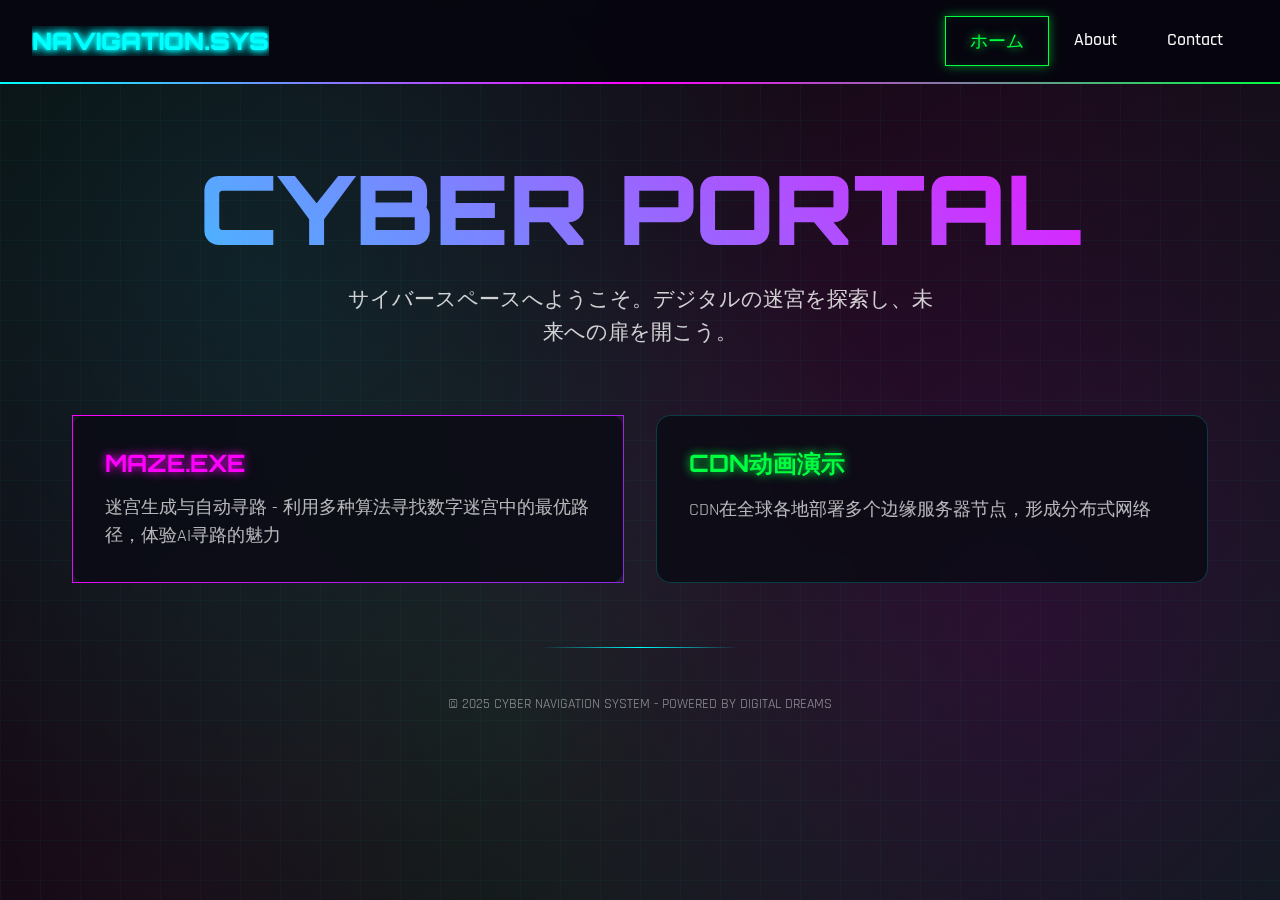
<file: index.html>
<!doctype html>
<html lang="ja">
<head>
  <meta charset="utf-8">
  <meta name="viewport" content="width=device-width,initial-scale=1">
  <title>Navigation Home - Cyber</title>
  <link rel="icon" type="image/png" href="https://img.openocean.de5.net/img/2026/02/black.png">
  <style>
    @import url('https://fonts.googleapis.com/css2?family=Orbitron:wght@400;700;900&family=Rajdhani:wght@300;400;500;600;700&display=swap');
    
    :root {
      --neon-cyan: #00ffff;
      --neon-magenta: #ff00ff;
      --neon-green: #00ff41;
      --neon-blue: #0066ff;
      --neon-purple: #8a2be2;
      --neon-orange: #ff6600;
      --dark-bg: #0a0a0a;
      --darker-bg: #050505;
      --card-bg: rgba(10, 10, 20, 0.85);
      --border-glow: rgba(0, 255, 255, 0.3);
    }

    * {
      margin: 0;
      padding: 0;
      box-sizing: border-box;
    }

    body {
      font-family: 'Rajdhani', sans-serif;
      background: var(--dark-bg);
      color: #ffffff;
      overflow-x: hidden;
      min-height: 100vh;
      position: relative;
    }

    /* 动态背景 */
    body::before {
      content: '';
      position: fixed;
      top: 0;
      left: 0;
      width: 100%;
      height: 100%;
      background: 
        radial-gradient(circle at 20% 30%, rgba(0, 255, 255, 0.1) 0%, transparent 50%),
        radial-gradient(circle at 80% 70%, rgba(255, 0, 255, 0.1) 0%, transparent 50%),
        radial-gradient(circle at 40% 80%, rgba(0, 255, 65, 0.08) 0%, transparent 50%),
        linear-gradient(135deg, #0a0a0a 0%, #1a0a1a 50%, #0a1a1a 100%);
      z-index: -2;
      animation: bgPulse 8s ease-in-out infinite alternate;
    }

    @keyframes bgPulse {
      0% { opacity: 0.8; }
      100% { opacity: 1; }
    }

    /* 网格背景 */
    body::after {
      content: '';
      position: fixed;
      top: 0;
      left: 0;
      width: 100%;
      height: 100%;
      background-image: 
        linear-gradient(rgba(0, 255, 255, 0.03) 1px, transparent 1px),
        linear-gradient(90deg, rgba(0, 255, 255, 0.03) 1px, transparent 1px);
      background-size: 40px 40px;
      z-index: -1;
      animation: gridMove 20s linear infinite;
    }

    @keyframes gridMove {
      0% { transform: translate(0, 0); }
      100% { transform: translate(40px, 40px); }
    }

    /* 导航栏 */
    header {
      position: relative;
      z-index: 1000;
    }

    .nav {
      display: flex;
      justify-content: space-between;
      align-items: center;
      padding: 1rem 2rem;
      background: rgba(5, 5, 15, 0.95);
      backdrop-filter: blur(10px);
      border-bottom: 2px solid transparent;
      border-image: linear-gradient(90deg, var(--neon-cyan), var(--neon-magenta), var(--neon-green)) 1;
      position: relative;
    }

    .nav::before {
      content: '';
      position: absolute;
      top: 0;
      left: 0;
      right: 0;
      bottom: 0;
      background: linear-gradient(90deg, 
        rgba(0, 255, 255, 0.1) 0%, 
        rgba(255, 0, 255, 0.1) 50%, 
        rgba(0, 255, 65, 0.1) 100%);
      opacity: 0;
      animation: navGlow 3s ease-in-out infinite alternate;
      z-index: -1;
    }

    @keyframes navGlow {
      0% { opacity: 0; }
      100% { opacity: 0.2; }
    }

    .brand {
      font-family: 'Orbitron', monospace;
      font-weight: 900;
      font-size: 1.5rem;
      text-decoration: none;
      color: var(--neon-cyan);
      text-shadow: 
        0 0 5px currentColor,
        0 0 10px currentColor,
        0 0 15px currentColor;
      position: relative;
      overflow: hidden;
    }

    .brand::before {
      content: '';
      position: absolute;
      top: 0;
      left: -100%;
      width: 100%;
      height: 100%;
      background: linear-gradient(90deg, transparent, rgba(255, 255, 255, 0.2), transparent);
      animation: brandScan 2s infinite;
    }

    @keyframes brandScan {
      0% { left: -100%; }
      100% { left: 100%; }
    }

    .nav-links {
      display: flex;
      list-style: none;
      gap: 0;
      margin: 0;
      padding: 0;
    }

    .nav-links li {
      position: relative;
    }

    .nav-links a {
      display: block;
      padding: 0.75rem 1.5rem;
      text-decoration: none;
      color: #ffffff;
      font-weight: 500;
      font-size: 1.1rem;
      position: relative;
      transition: all 0.3s ease;
      border: 1px solid transparent;
    }

    .nav-links a:hover,
    .nav-links a[aria-current] {
      color: var(--neon-green);
      text-shadow: 0 0 10px currentColor;
      border-color: var(--neon-green);
      box-shadow: 
        0 0 10px rgba(0, 255, 65, 0.5),
        inset 0 0 10px rgba(0, 255, 65, 0.1);
    }

    /* 主要内容区域 */
    main {
      position: relative;
      z-index: 100;
    }

    .container {
      max-width: 1200px;
      margin: 0 auto;
      padding: 4rem 2rem;
      position: relative;
    }

    /* 标题区域 */
    .hero {
      text-align: center;
      margin-bottom: 4rem;
      position: relative;
    }

    .hero h1 {
      font-family: 'Orbitron', monospace;
      font-size: clamp(3rem, 8vw, 6rem);
      font-weight: 900;
      margin-bottom: 1rem;
      background: linear-gradient(45deg, 
        var(--neon-cyan), 
        var(--neon-magenta), 
        var(--neon-green), 
        var(--neon-blue));
      background-size: 400% 400%;
      -webkit-background-clip: text;
      -webkit-text-fill-color: transparent;
      background-clip: text;
      animation: gradientShift 4s ease-in-out infinite;
      position: relative;
    }

    @keyframes gradientShift {
      0%, 100% { background-position: 0% 50%; }
      50% { background-position: 100% 50%; }
    }

    .hero h1::after {
      content: '';
      position: absolute;
      top: 0;
      left: 0;
      right: 0;
      bottom: 0;
      background: linear-gradient(45deg, 
        var(--neon-cyan), 
        var(--neon-magenta), 
        var(--neon-green), 
        var(--neon-blue));
      background-size: 400% 400%;
      -webkit-background-clip: text;
      -webkit-text-fill-color: transparent;
      background-clip: text;
      animation: gradientShift 4s ease-in-out infinite reverse;
      opacity: 0.5;
      filter: blur(2px);
      z-index: -1;
    }

    .hero p {
      font-size: 1.3rem;
      color: rgba(255, 255, 255, 0.8);
      max-width: 600px;
      margin: 0 auto 2rem;
      line-height: 1.6;
    }

    /* 卡片网格 */
    .cards {
      display: grid;
      grid-template-columns: repeat(auto-fit, minmax(350px, 1fr));
      gap: 2rem;
      margin-top: 3rem;
    }

    .card {
      background: var(--card-bg);
      border: 1px solid rgba(0, 255, 255, 0.2);
      border-radius: 15px;
      padding: 2rem;
      text-decoration: none;
      color: inherit;
      position: relative;
      overflow: hidden;
      transition: all 0.4s ease;
      backdrop-filter: blur(10px);
    }

    .card::before {
      content: '';
      position: absolute;
      top: 0;
      left: -100%;
      width: 100%;
      height: 100%;
      background: linear-gradient(90deg, 
        transparent, 
        rgba(0, 255, 255, 0.1), 
        transparent);
      transition: left 0.6s ease;
    }

    .card:hover::before {
      left: 100%;
    }

    .card:hover {
      transform: translateY(-10px) scale(1.02);
      border-color: var(--neon-cyan);
      box-shadow: 
        0 20px 40px rgba(0, 0, 0, 0.4),
        0 0 30px rgba(0, 255, 255, 0.3),
        inset 0 0 30px rgba(0, 255, 255, 0.05);
    }

    .card h2 {
      font-family: 'Orbitron', monospace;
      font-size: 1.5rem;
      font-weight: 700;
      margin-bottom: 1rem;
      color: var(--neon-green);
      text-shadow: 0 0 10px currentColor;
    }

    .card p {
      color: rgba(255, 255, 255, 0.7);
      line-height: 1.6;
      font-size: 1.1rem;
    }

    /* 特殊效果卡片 */
    .card:nth-child(1) {
      border-image: linear-gradient(135deg, var(--neon-magenta), var(--neon-purple)) 1;
    }

    .card:nth-child(1):hover {
      border-color: var(--neon-magenta);
      box-shadow: 
        0 20px 40px rgba(0, 0, 0, 0.4),
        0 0 30px rgba(255, 0, 255, 0.4),
        inset 0 0 30px rgba(255, 0, 255, 0.05);
    }

    .card:nth-child(1) h2 {
      color: var(--neon-magenta);
    }

    /* 页脚 */
    footer {
      text-align: center;
      padding: 3rem 2rem;
      color: rgba(255, 255, 255, 0.5);
      font-size: 0.9rem;
      position: relative;
      z-index: 100;
    }

    footer::before {
      content: '';
      position: absolute;
      top: 0;
      left: 50%;
      transform: translateX(-50%);
      width: 200px;
      height: 1px;
      background: linear-gradient(90deg, 
        transparent, 
        var(--neon-cyan), 
        transparent);
      margin-bottom: 2rem;
    }

    /* 浮动粒子效果 */
    .particles {
      position: fixed;
      top: 0;
      left: 0;
      width: 100%;
      height: 100%;
      pointer-events: none;
      z-index: 1;
    }

    .particle {
      position: absolute;
      width: 2px;
      height: 2px;
      background: var(--neon-cyan);
      border-radius: 50%;
      animation: float 15s infinite linear;
    }

    .particle:nth-child(2n) {
      background: var(--neon-magenta);
      animation-duration: 12s;
    }

    .particle:nth-child(3n) {
      background: var(--neon-green);
      animation-duration: 18s;
    }

    @keyframes float {
      0% {
        transform: translateY(100vh) rotate(0deg);
        opacity: 0;
      }
      10% {
        opacity: 1;
      }
      90% {
        opacity: 1;
      }
      100% {
        transform: translateY(-100px) rotate(360deg);
        opacity: 0;
      }
    }

    /* 响应式设计 */
    @media (max-width: 768px) {
      .nav {
        padding: 1rem;
      }
      
      .nav-links {
        gap: 0;
      }
      
      .nav-links a {
        padding: 0.5rem 1rem;
        font-size: 1rem;
      }
      
      .container {
        padding: 2rem 1rem;
      }
      
      .cards {
        grid-template-columns: 1fr;
        gap: 1.5rem;
      }
      
      .card {
        padding: 1.5rem;
      }
    }

    /* 滚动条样式 */
    ::-webkit-scrollbar {
      width: 8px;
    }

    ::-webkit-scrollbar-track {
      background: var(--dark-bg);
    }

    ::-webkit-scrollbar-thumb {
      background: linear-gradient(var(--neon-cyan), var(--neon-magenta));
      border-radius: 4px;
    }

    ::-webkit-scrollbar-thumb:hover {
      background: linear-gradient(var(--neon-magenta), var(--neon-green));
    }
  </style>
</head>
<body>
  <!-- 浮动粒子 -->
  <div class="particles" id="particles"></div>

  <header>
    <nav class="nav">
      <a href="/" class="brand">NAVIGATION.SYS</a>
      <ul class="nav-links">
        <li><a href="index.html" aria-current="page">ホーム</a></li>
        <li><a href="about.html">About</a></li>
        <li><a href="contact.html">Contact</a></li>
      </ul>
    </nav>
  </header>

  <main class="container">
    <div class="hero">
      <h1>CYBER PORTAL</h1>
      <p>サイバースペースへようこそ。デジタルの迷宮を探索し、未来への扉を開こう。</p>
    </div>

    <div class="cards">
      <a class="card" href="maze.html">
        <h2>MAZE.EXE</h2>
        <p>迷宫生成与自动寻路 - 利用多种算法寻找数字迷宫中的最优路径，体验AI寻路的魅力</p>
      </a>
      <a class="card" href="CDN.html">
        <h2>CDN动画演示</h2>
        <p>CDN在全球各地部署多个边缘服务器节点，形成分布式网络</p>
      </a>
    </div>
  </main>

  <footer>
    <p>© 2025 CYBER NAVIGATION SYSTEM - POWERED BY DIGITAL DREAMS</p>
  </footer>

  <script>
    // 创建浮动粒子
    function createParticles() {
      const particlesContainer = document.getElementById('particles');
      const particleCount = 20;
      
      for (let i = 0; i < particleCount; i++) {
        const particle = document.createElement('div');
        particle.className = 'particle';
        particle.style.left = Math.random() * 100 + '%';
        particle.style.animationDelay = Math.random() * 15 + 's';
        particle.style.animationDuration = (Math.random() * 10 + 10) + 's';
        particlesContainer.appendChild(particle);
      }
    }

    // 页面加载时创建粒子
    document.addEventListener('DOMContentLoaded', createParticles);

    // 鼠标移动时的互动效果
    document.addEventListener('mousemove', (e) => {
      const cards = document.querySelectorAll('.card');
      cards.forEach(card => {
        const rect = card.getBoundingClientRect();
        const x = e.clientX - rect.left;
        const y = e.clientY - rect.top;
        
        if (x >= 0 && x <= rect.width && y >= 0 && y <= rect.height) {
          const centerX = rect.width / 2;
          const centerY = rect.height / 2;
          const deltaX = (x - centerX) / centerX;
          const deltaY = (y - centerY) / centerY;
          
          card.style.transform = `
            translateY(-10px) 
            scale(1.02) 
            rotateX(${deltaY * 5}deg) 
            rotateY(${deltaX * 5}deg)
          `;
        }
      });
    });

    // 为导航链接添加点击效果
    document.querySelectorAll('.nav-links a').forEach(link => {
      link.addEventListener('click', (e) => {
        // 创建涟漪效果
        const ripple = document.createElement('span');
        const rect = link.getBoundingClientRect();
        const size = Math.max(rect.width, rect.height);
        const x = e.clientX - rect.left - size / 2;
        const y = e.clientY - rect.top - size / 2;
        
        ripple.style.cssText = `
          position: absolute;
          left: ${x}px;
          top: ${y}px;
          width: ${size}px;
          height: ${size}px;
          border-radius: 50%;
          background: rgba(0, 255, 65, 0.3);
          transform: scale(0);
          animation: ripple 0.6s ease-out;
          pointer-events: none;
        `;
        
        link.style.position = 'relative';
        link.appendChild(ripple);
        
        setTimeout(() => ripple.remove(), 600);
      });
    });

    // 添加涟漪动画样式
    const style = document.createElement('style');
    style.textContent = `
      @keyframes ripple {
        to {
          transform: scale(2);
          opacity: 0;
        }
      }
    `;
    document.head.appendChild(style);
  </script>
</body>
</html>
</file>
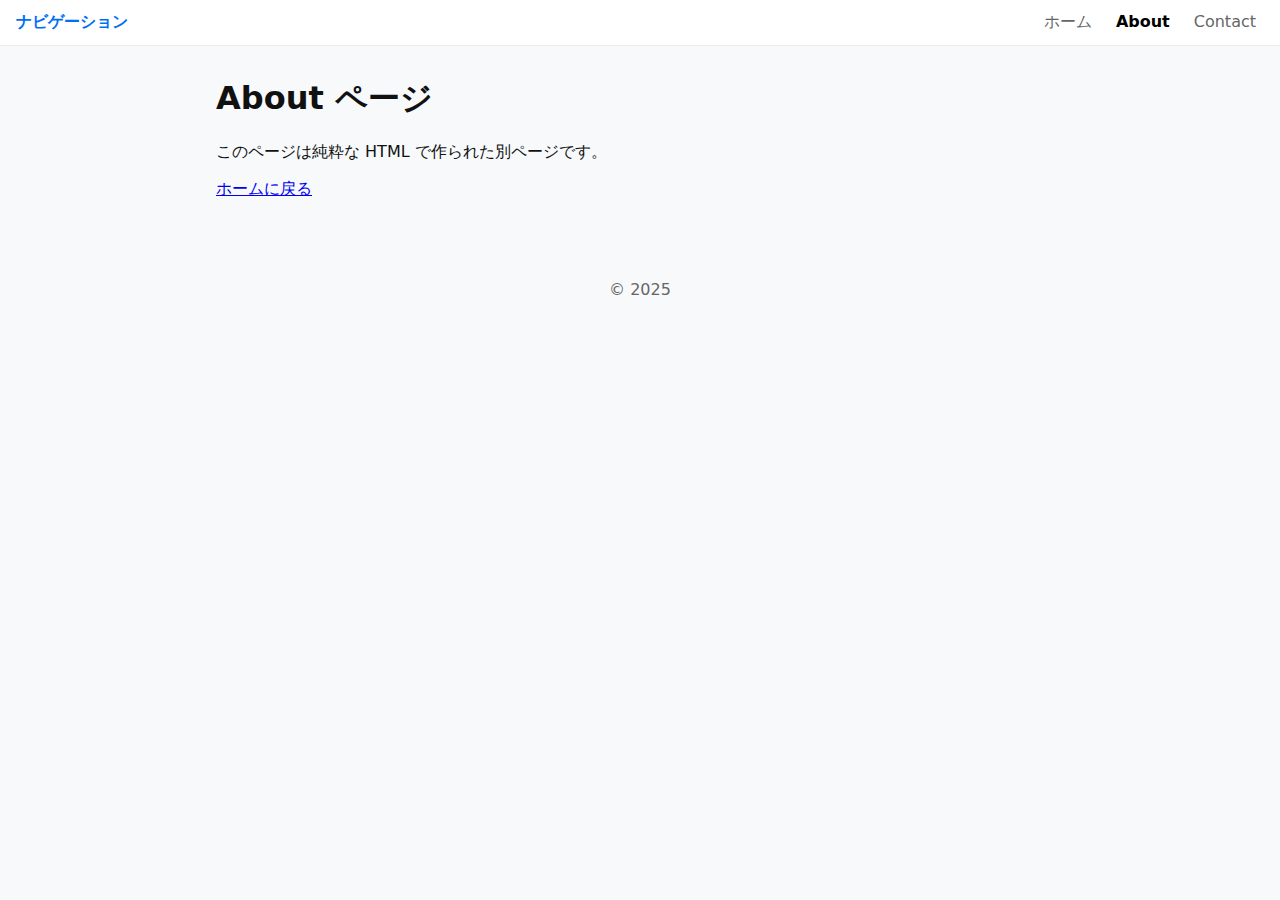
<file: about.html>
<!doctype html>
<html lang="ja">
<head>
  <meta charset="utf-8">
  <meta name="viewport" content="width=device-width,initial-scale=1">
  <title>About</title>
  <link rel="stylesheet" href="/styles/style.css">
</head>
<body>
  <header>
    <nav class="nav">
      <a href="/" class="brand">ナビゲーション</a>
      <ul class="nav-links">
        <li><a href="index.html">ホーム</a></li>
        <li><a href="about.html" aria-current="page">About</a></li>
        <li><a href="contact.html">Contact</a></li>
      </ul>
    </nav>
  </header>

  <main class="container">
    <h1>About ページ</h1>
    <p>このページは純粋な HTML で作られた別ページです。</p>
    <p><a href="index.html">ホームに戻る</a></p>
  </main>

  <footer>
    <p>© 2025</p>
  </footer>
</body>
</html>
</file>
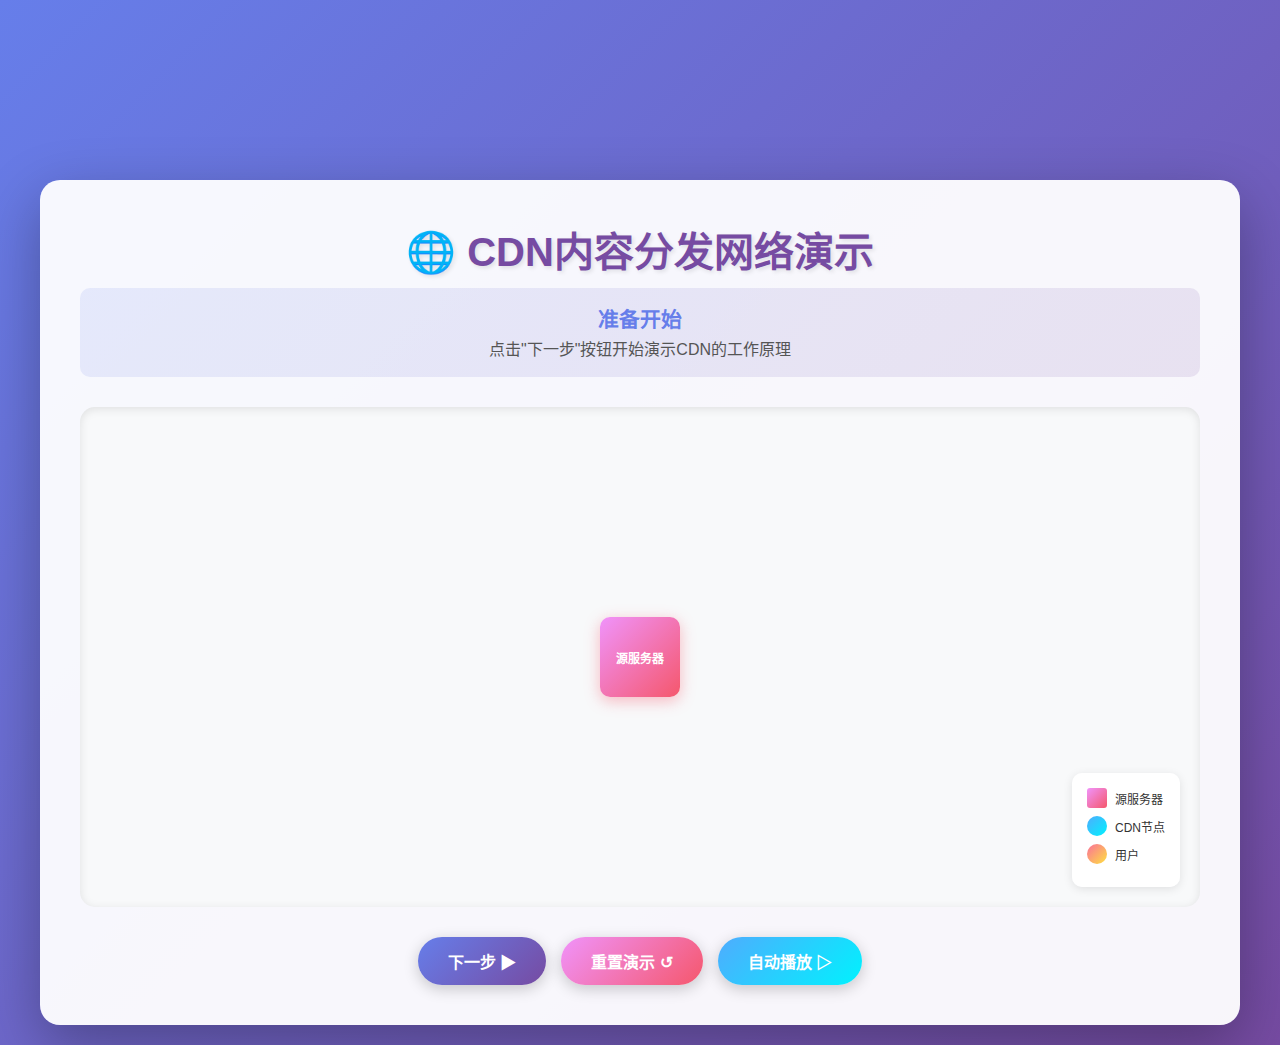
<file: CND.html>
<!DOCTYPE html>
<html lang="zh-CN">
<head>
    <meta charset="UTF-8">
    <meta name="viewport" content="width=device-width, initial-scale=1.0">
    <title>CDN内容分发网络动画演示</title>
    <style>
        * {
            margin: 0;
            padding: 0;
            box-sizing: border-box;
        }

        body {
            font-family: -apple-system, BlinkMacSystemFont, 'Segoe UI', Roboto, 'Helvetica Neue', Arial, sans-serif;
            background: linear-gradient(135deg, #667eea 0%, #764ba2 100%);
            min-height: 100vh;
            display: flex;
            flex-direction: column;
            align-items: center;
            padding: 20vh 20px 20px;
            color: #333;
        }

        .container {
            background: rgba(255, 255, 255, 0.95);
            border-radius: 20px;
            box-shadow: 0 20px 60px rgba(0, 0, 0, 0.3);
            padding: 40px;
            max-width: 1200px;
            width: 100%;
        }

        h1 {
            text-align: center;
            color: #764ba2;
            margin-bottom: 10px;
            font-size: 2.5em;
            text-shadow: 2px 2px 4px rgba(0, 0, 0, 0.1);
        }

        .step-info {
            text-align: center;
            margin-bottom: 30px;
            padding: 15px;
            background: linear-gradient(135deg, #667eea20 0%, #764ba220 100%);
            border-radius: 10px;
            min-height: 80px;
            display: flex;
            align-items: center;
            justify-content: center;
            flex-direction: column;
        }

        .step-title {
            font-size: 1.3em;
            color: #667eea;
            font-weight: bold;
            margin-bottom: 5px;
        }

        .step-description {
            font-size: 1em;
            color: #555;
            line-height: 1.5;
        }

        .demo-area {
            position: relative;
            height: 500px;
            background: #f8f9fa;
            border-radius: 15px;
            margin-bottom: 30px;
            overflow: hidden;
            box-shadow: inset 0 2px 10px rgba(0, 0, 0, 0.1);
        }

        .origin-server {
            position: absolute;
            width: 80px;
            height: 80px;
            background: linear-gradient(135deg, #f093fb 0%, #f5576c 100%);
            border-radius: 10px;
            top: 50%;
            left: 50%;
            transform: translate(-50%, -50%);
            display: flex;
            align-items: center;
            justify-content: center;
            color: white;
            font-weight: bold;
            font-size: 12px;
            box-shadow: 0 4px 15px rgba(245, 87, 108, 0.4);
            z-index: 10;
        }

        .cdn-node {
            position: absolute;
            width: 60px;
            height: 60px;
            background: linear-gradient(135deg, #4facfe 0%, #00f2fe 100%);
            border-radius: 50%;
            display: flex;
            align-items: center;
            justify-content: center;
            color: white;
            font-weight: bold;
            font-size: 10px;
            opacity: 0;
            transition: all 0.5s ease;
            box-shadow: 0 4px 15px rgba(79, 172, 254, 0.4);
        }

        .cdn-node.active {
            opacity: 1;
            animation: pulse 2s infinite;
        }

        @keyframes pulse {
            0%, 100% { transform: scale(1); }
            50% { transform: scale(1.1); }
        }

        .user {
            position: absolute;
            width: 50px;
            height: 50px;
            background: linear-gradient(135deg, #fa709a 0%, #fee140 100%);
            border-radius: 50%;
            display: flex;
            align-items: center;
            justify-content: center;
            font-size: 24px;
            opacity: 0;
            transition: all 0.5s ease;
            box-shadow: 0 4px 15px rgba(250, 112, 154, 0.4);
        }

        .user.active {
            opacity: 1;
        }

        .data-packet {
            position: absolute;
            width: 20px;
            height: 20px;
            background: linear-gradient(45deg, #f093fb 0%, #f5576c 100%);
            border-radius: 3px;
            opacity: 0;
            z-index: 20;
            box-shadow: 0 2px 10px rgba(240, 147, 251, 0.5);
        }

        .data-packet.active {
            opacity: 1;
        }

        .connection-line {
            position: absolute;
            background: linear-gradient(90deg, transparent, #667eea, transparent);
            height: 2px;
            opacity: 0;
            transform-origin: left center;
            transition: opacity 0.5s ease;
        }

        .connection-line.active {
            opacity: 0.6;
            animation: flow 2s infinite;
        }

        @keyframes flow {
            0% { background-position: -100px; }
            100% { background-position: 100px; }
        }

        .controls {
            display: flex;
            justify-content: center;
            gap: 15px;
            flex-wrap: wrap;
        }

        button {
            padding: 12px 30px;
            font-size: 16px;
            font-weight: bold;
            border: none;
            border-radius: 50px;
            cursor: pointer;
            transition: all 0.3s ease;
            box-shadow: 0 4px 15px rgba(0, 0, 0, 0.2);
        }

        .btn-next {
            background: linear-gradient(135deg, #667eea 0%, #764ba2 100%);
            color: white;
        }

        .btn-next:hover {
            transform: translateY(-2px);
            box-shadow: 0 6px 20px rgba(118, 75, 162, 0.4);
        }

        .btn-reset {
            background: linear-gradient(135deg, #f093fb 0%, #f5576c 100%);
            color: white;
        }

        .btn-reset:hover {
            transform: translateY(-2px);
            box-shadow: 0 6px 20px rgba(245, 87, 108, 0.4);
        }

        .btn-auto {
            background: linear-gradient(135deg, #4facfe 0%, #00f2fe 100%);
            color: white;
        }

        .btn-auto:hover {
            transform: translateY(-2px);
            box-shadow: 0 6px 20px rgba(79, 172, 254, 0.4);
        }

        button:disabled {
            opacity: 0.5;
            cursor: not-allowed;
            transform: none !important;
        }

        .legend {
            position: absolute;
            bottom: 20px;
            right: 20px;
            background: rgba(255, 255, 255, 0.9);
            padding: 15px;
            border-radius: 10px;
            font-size: 12px;
            box-shadow: 0 2px 10px rgba(0, 0, 0, 0.1);
        }

        .legend-item {
            display: flex;
            align-items: center;
            margin-bottom: 8px;
        }

        .legend-icon {
            width: 20px;
            height: 20px;
            margin-right: 8px;
            border-radius: 3px;
        }

        .cache-indicator {
            position: absolute;
            background: #28a745;
            color: white;
            padding: 4px 8px;
            border-radius: 20px;
            font-size: 10px;
            font-weight: bold;
            opacity: 0;
            transition: all 0.5s ease;
        }

        .cache-indicator.active {
            opacity: 1;
            animation: fadeInOut 2s ease;
        }

        @keyframes fadeInOut {
            0%, 100% { opacity: 0; }
            50% { opacity: 1; }
        }
    </style>
</head>
<body>
    <div class="container">
        <h1>🌐 CDN内容分发网络演示</h1>
        
        <div class="step-info">
            <div class="step-title" id="stepTitle">准备开始</div>
            <div class="step-description" id="stepDescription">
                点击"下一步"按钮开始演示CDN的工作原理
            </div>
        </div>

        <div class="demo-area" id="demoArea">
            <div class="origin-server" id="originServer">源服务器</div>
            
            <!-- CDN节点 -->
            <div class="cdn-node" id="cdn1" style="top: 20%; left: 20%;">CDN-1</div>
            <div class="cdn-node" id="cdn2" style="top: 20%; left: 80%;">CDN-2</div>
            <div class="cdn-node" id="cdn3" style="top: 80%; left: 20%;">CDN-3</div>
            <div class="cdn-node" id="cdn4" style="top: 80%; left: 80%;">CDN-4</div>
            
            <!-- 用户 -->
            <div class="user" id="user1" style="top: 10%; left: 5%;">👤</div>
            <div class="user" id="user2" style="top: 10%; left: 90%;">👤</div>
            <div class="user" id="user3" style="top: 90%; left: 5%;">👤</div>
            <div class="user" id="user4" style="top: 90%; left: 90%;">👤</div>
            
            <!-- 连接线 -->
            <div class="connection-line" id="line1"></div>
            <div class="connection-line" id="line2"></div>
            <div class="connection-line" id="line3"></div>
            <div class="connection-line" id="line4"></div>
            
            <!-- 数据包 -->
            <div class="data-packet" id="packet1"></div>
            <div class="data-packet" id="packet2"></div>
            
            <!-- 缓存指示器 -->
            <div class="cache-indicator" id="cacheIndicator">已缓存 ✓</div>
            
            <!-- 图例 -->
            <div class="legend">
                <div class="legend-item">
                    <div class="legend-icon" style="background: linear-gradient(135deg, #f093fb 0%, #f5576c 100%);"></div>
                    <span>源服务器</span>
                </div>
                <div class="legend-item">
                    <div class="legend-icon" style="background: linear-gradient(135deg, #4facfe 0%, #00f2fe 100%); border-radius: 50%;"></div>
                    <span>CDN节点</span>
                </div>
                <div class="legend-item">
                    <div class="legend-icon" style="background: linear-gradient(135deg, #fa709a 0%, #fee140 100%); border-radius: 50%;"></div>
                    <span>用户</span>
                </div>
            </div>
        </div>

        <div class="controls">
            <button class="btn-next" id="nextBtn" onclick="nextStep()">下一步 ▶</button>
            <button class="btn-reset" id="resetBtn" onclick="resetDemo()">重置演示 ↺</button>
            <button class="btn-auto" id="autoBtn" onclick="autoPlay()">自动播放 ▷</button>
        </div>
    </div>

    <script>
        let currentStep = 0;
        let isAutoPlaying = false;
        let autoPlayInterval = null;

        const steps = [
            {
                title: "步骤 1: 部署CDN节点",
                description: "CDN在全球各地部署多个边缘服务器节点，形成分布式网络",
                action: () => {
                    document.querySelectorAll('.cdn-node').forEach((node, index) => {
                        setTimeout(() => {
                            node.classList.add('active');
                        }, index * 200);
                    });
                }
            },
            {
                title: "步骤 2: 用户发起请求",
                description: "世界各地的用户访问网站，请求内容（如图片、视频、CSS、JS文件）",
                action: () => {
                    document.querySelectorAll('.user').forEach((user, index) => {
                        setTimeout(() => {
                            user.classList.add('active');
                        }, index * 150);
                    });
                }
            },
            {
                title: "步骤 3: 智能DNS解析",
                description: "CDN的智能DNS系统将用户请求路由到最近的CDN节点",
                action: () => {
                    drawConnectionLines();
                }
            },
            {
                title: "步骤 4: 首次请求 - 回源",
                description: "如果CDN节点没有缓存，会向源服务器请求内容（回源）",
                action: () => {
                    animateDataTransfer('originServer', 'cdn1', 'packet1', () => {
                        showCacheIndicator('cdn1');
                    });
                }
            },
            {
                title: "步骤 5: 内容缓存",
                description: "CDN节点缓存内容，为后续请求做准备",
                action: () => {
                    document.querySelectorAll('.cdn-node').forEach(node => {
                        showCacheIndicator(node.id);
                    });
                }
            },
            {
                title: "步骤 6: 快速响应",
                description: "后续用户请求直接从最近的CDN节点获取缓存内容，大幅提升访问速度",
                action: () => {
                    animateDataTransfer('cdn2', 'user2', 'packet2', () => {
                        setTimeout(() => {
                            animateDataTransfer('cdn1', 'user1', 'packet1');
                        }, 500);
                    });
                }
            },
            {
                title: "演示完成",
                description: "CDN通过分布式缓存和就近访问，显著提升了网站性能和用户体验",
                action: () => {
                    celebrateCompletion();
                }
            }
        ];

        function nextStep() {
            if (currentStep < steps.length) {
                const step = steps[currentStep];
                document.getElementById('stepTitle').textContent = step.title;
                document.getElementById('stepDescription').textContent = step.description;
                step.action();
                currentStep++;
                
                if (currentStep >= steps.length) {
                    document.getElementById('nextBtn').disabled = true;
                    stopAutoPlay();
                }
            }
        }

        function resetDemo() {
            currentStep = 0;
            stopAutoPlay();
            
            // 清除所有动画类
            document.querySelectorAll('.cdn-node, .user, .connection-line, .data-packet, .cache-indicator').forEach(el => {
                el.classList.remove('active');
            });
            
            // 重置连接线
            document.querySelectorAll('.connection-line').forEach(line => {
                line.style.width = '0';
            });
            
            // 重置信息
            document.getElementById('stepTitle').textContent = '准备开始';
            document.getElementById('stepDescription').textContent = '点击"下一步"按钮开始演示CDN的工作原理';
            
            // 重新启用按钮
            document.getElementById('nextBtn').disabled = false;
        }

        function autoPlay() {
            if (isAutoPlaying) {
                stopAutoPlay();
            } else {
                isAutoPlaying = true;
                document.getElementById('autoBtn').textContent = '停止播放 ◼';
                
                // 如果已经完成，先重置
                if (currentStep >= steps.length) {
                    resetDemo();
                }
                
                // 立即执行第一步
                nextStep();
                
                // 自动执行后续步骤
                autoPlayInterval = setInterval(() => {
                    if (currentStep < steps.length) {
                        nextStep();
                    } else {
                        stopAutoPlay();
                    }
                }, 3000);
            }
        }

        function stopAutoPlay() {
            isAutoPlaying = false;
            document.getElementById('autoBtn').textContent = '自动播放 ▷';
            if (autoPlayInterval) {
                clearInterval(autoPlayInterval);
                autoPlayInterval = null;
            }
        }

        function drawConnectionLines() {
            const connections = [
                { from: 'user1', to: 'cdn1', line: 'line1' },
                { from: 'user2', to: 'cdn2', line: 'line2' },
                { from: 'user3', to: 'cdn3', line: 'line3' },
                { from: 'user4', to: 'cdn4', line: 'line4' }
            ];
            
            connections.forEach((conn, index) => {
                setTimeout(() => {
                    drawLine(conn.from, conn.to, conn.line);
                }, index * 200);
            });
        }

        function drawLine(fromId, toId, lineId) {
            const from = document.getElementById(fromId);
            const to = document.getElementById(toId);
            const line = document.getElementById(lineId);
            
            const fromRect = from.getBoundingClientRect();
            const toRect = to.getBoundingClientRect();
            const containerRect = document.getElementById('demoArea').getBoundingClientRect();
            
            const x1 = fromRect.left + fromRect.width / 2 - containerRect.left;
            const y1 = fromRect.top + fromRect.height / 2 - containerRect.top;
            const x2 = toRect.left + toRect.width / 2 - containerRect.left;
            const y2 = toRect.top + toRect.height / 2 - containerRect.top;
            
            const distance = Math.sqrt(Math.pow(x2 - x1, 2) + Math.pow(y2 - y1, 2));
            const angle = Math.atan2(y2 - y1, x2 - x1) * 180 / Math.PI;
            
            line.style.width = distance + 'px';
            line.style.left = x1 + 'px';
            line.style.top = y1 + 'px';
            line.style.transform = `rotate(${angle}deg)`;
            line.classList.add('active');
        }

        function animateDataTransfer(fromId, toId, packetId, callback) {
            const from = document.getElementById(fromId);
            const to = document.getElementById(toId);
            const packet = document.getElementById(packetId);
            
            const fromRect = from.getBoundingClientRect();
            const toRect = to.getBoundingClientRect();
            const containerRect = document.getElementById('demoArea').getBoundingClientRect();
            
            const x1 = fromRect.left + fromRect.width / 2 - containerRect.left - 10;
            const y1 = fromRect.top + fromRect.height / 2 - containerRect.top - 10;
            const x2 = toRect.left + toRect.width / 2 - containerRect.left - 10;
            const y2 = toRect.top + toRect.height / 2 - containerRect.top - 10;
            
            packet.style.left = x1 + 'px';
            packet.style.top = y1 + 'px';
            packet.classList.add('active');
            
            packet.style.transition = 'all 1.5s ease';
            
            setTimeout(() => {
                packet.style.left = x2 + 'px';
                packet.style.top = y2 + 'px';
            }, 100);
            
            setTimeout(() => {
                packet.classList.remove('active');
                if (callback) callback();
            }, 1600);
        }

        function showCacheIndicator(nodeId) {
            const node = document.getElementById(nodeId);
            const indicator = document.getElementById('cacheIndicator');
            const nodeRect = node.getBoundingClientRect();
            const containerRect = document.getElementById('demoArea').getBoundingClientRect();
            
            indicator.style.left = (nodeRect.left - containerRect.left + nodeRect.width / 2 - 30) + 'px';
            indicator.style.top = (nodeRect.top - containerRect.top - 25) + 'px';
            indicator.classList.add('active');
            
            setTimeout(() => {
                indicator.classList.remove('active');
            }, 2000);
        }

        function celebrateCompletion() {
            document.querySelectorAll('.cdn-node, .user').forEach((el, index) => {
                setTimeout(() => {
                    el.style.animation = 'pulse 1s ease';
                    setTimeout(() => {
                        el.style.animation = '';
                    }, 1000);
                }, index * 100);
            });
        }

        // 键盘快捷键支持
        document.addEventListener('keydown', (e) => {
            if (e.key === 'ArrowRight' || e.key === ' ') {
                if (!document.getElementById('nextBtn').disabled) {
                    nextStep();
                }
            } else if (e.key === 'r' || e.key === 'R') {
                resetDemo();
            } else if (e.key === 'a' || e.key === 'A') {
                autoPlay();
            }
        });
    </script>
</body>
</html>
</file>
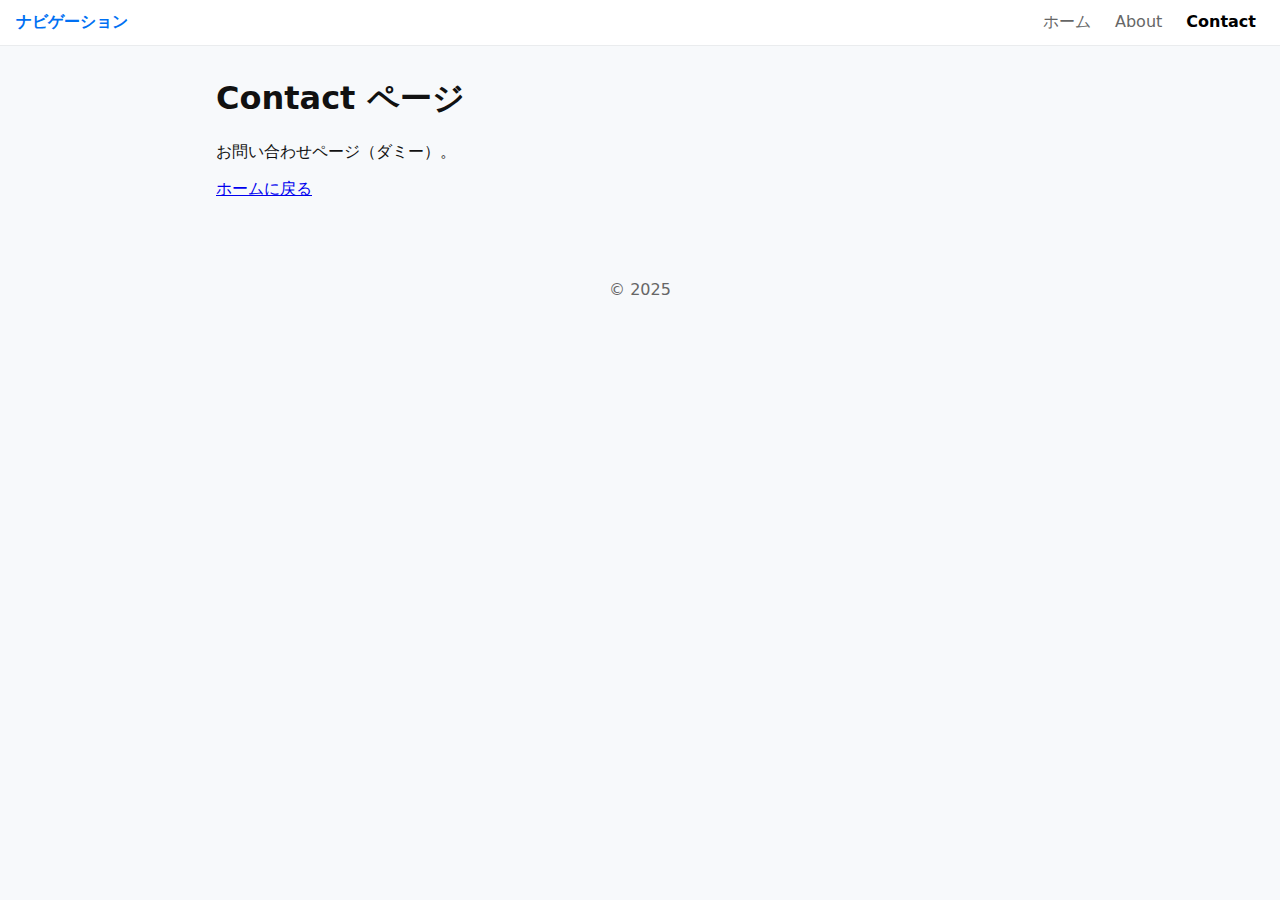
<file: contact.html>
<!doctype html>
<html lang="ja">
<head>
  <meta charset="utf-8">
  <meta name="viewport" content="width=device-width,initial-scale=1">
  <title>Contact</title>
  <link rel="stylesheet" href="/styles/style.css">
</head>
<body>
  <header>
    <nav class="nav">
      <a href="/" class="brand">ナビゲーション</a>
      <ul class="nav-links">
        <li><a href="index.html">ホーム</a></li>
        <li><a href="about.html">About</a></li>
        <li><a href="contact.html" aria-current="page">Contact</a></li>
      </ul>
    </nav>
  </header>

  <main class="container">
    <h1>Contact ページ</h1>
    <p>お問い合わせページ（ダミー）。</p>
    <p><a href="index.html">ホームに戻る</a></p>
  </main>

  <footer>
    <p>© 2025</p>
  </footer>
</body>
</html>
</file>
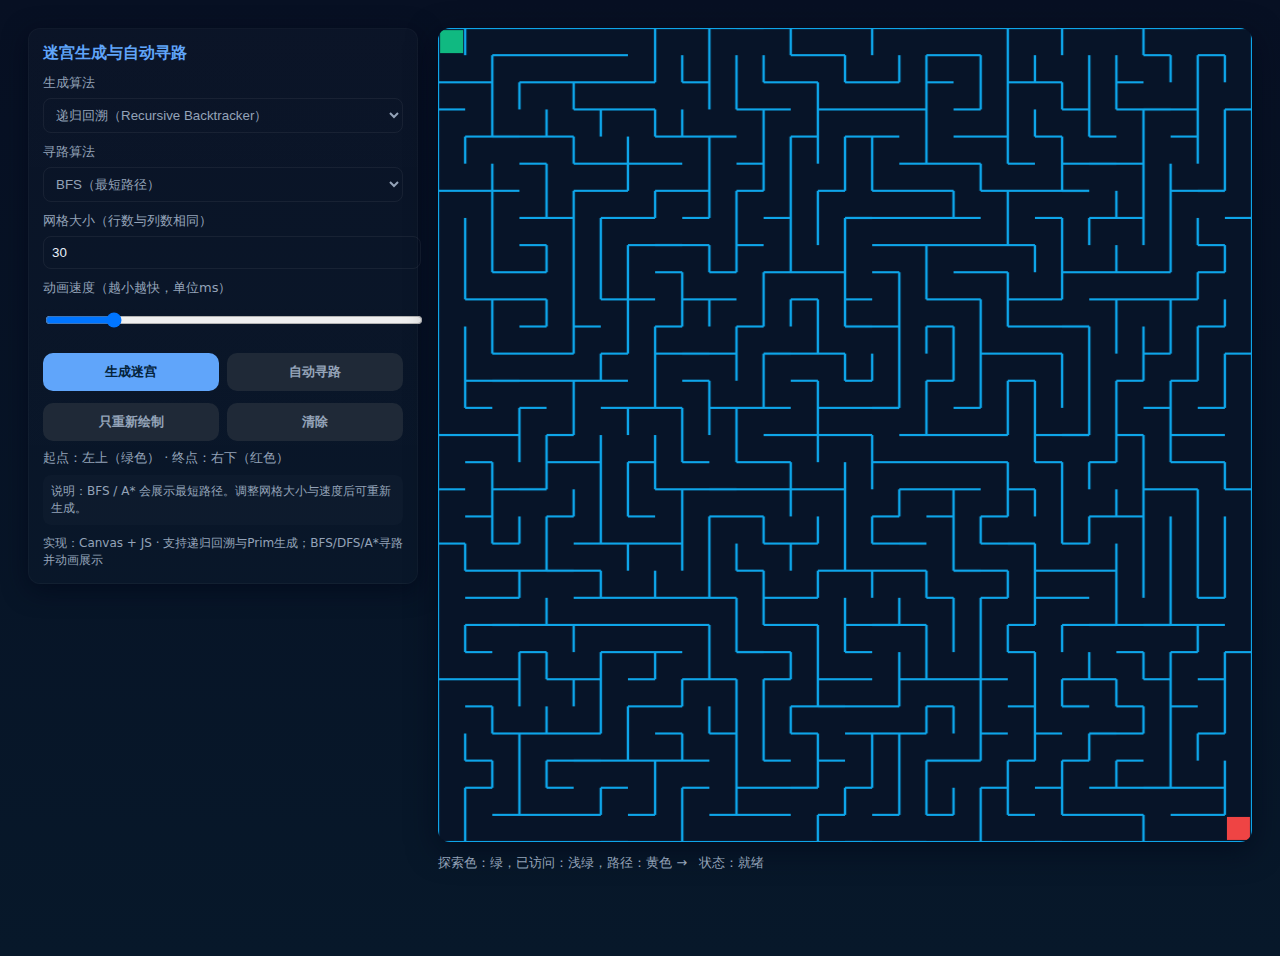
<file: maze.html>
<!doctype html>
<html lang="zh">
<head>
<meta charset="utf-8" />
<meta name="viewport" content="width=device-width,initial-scale=1" />
<title>随机迷宫生成与自动寻路（动画）</title>
<style>
  :root{
    --bg:#0f1724; --card:#0b1220; --accent:#60a5fa; --muted:#94a3b8; --good:#34d399; --bad:#fb7185;
  }
  body{
    margin:0; font-family:Inter,ui-sans-serif,system-ui, -apple-system, "Segoe UI", Roboto, "Helvetica Neue", Arial;
    background:linear-gradient(180deg,#071023 0%, #07182a 100%); color:#e6eef8;
    min-height:100vh; display:flex; gap:20px; align-items:flex-start; padding:28px;
  }
  .panel{
    background:linear-gradient(180deg, rgba(255,255,255,0.02), rgba(255,255,255,0.01));
    border:1px solid rgba(255,255,255,0.03); padding:14px; border-radius:12px; box-shadow: 0 6px 24px rgba(2,6,23,0.6);
    width:360px;
  }
  h1{font-size:16px;margin:0 0 10px 0;color:var(--accent)}
  label{display:block;font-size:13px;color:var(--muted);margin-top:10px}
  select,input[type=number],input[type=range]{width:100%;padding:8px;margin-top:6px;border-radius:8px;border:1px solid rgba(255,255,255,0.06);background:transparent;color:inherit}
  .row{display:flex;gap:8px;margin-top:12px}
  button{
    flex:1;padding:10px;border-radius:10px;border:0;background:var(--accent);color:#04233b;font-weight:600;cursor:pointer;
  }
  button.secondary{background:#1f2937;color:var(--muted)}
  canvas{border-radius:12px;background:#071428; box-shadow:0 8px 30px rgba(2,6,23,0.6)}
  .meta{font-size:13px;color:var(--muted);margin-top:8px}
  .small{font-size:12px;color:var(--muted)}
  footer{margin-top:10px;font-size:12px;color:var(--muted)}
  .hint{margin-top:8px;background:rgba(255,255,255,0.02);padding:8px;border-radius:8px;color:var(--muted)}
</style>
</head>
<body>
  <div class="panel">
    <h1>迷宫生成与自动寻路</h1>
    <label>生成算法
      <select id="genAlgo">
        <option value="recursive">递归回溯（Recursive Backtracker）</option>
        <option value="prim">随机 Prim（Randomized Prim）</option>
      </select>
    </label>

    <label>寻路算法
      <select id="solveAlgo">
        <option value="bfs">BFS（最短路径）</option>
        <option value="dfs">DFS（非最短，演示探索）</option>
        <option value="astar">A*（启发式，最优）</option>
      </select>
    </label>

    <label>网格大小（行数与列数相同）</label>
    <input type="number" id="gridSize" min="10" max="120" step="1" value="30">

    <label>动画速度（越小越快，单位ms）</label>
    <input type="range" id="speed" min="2" max="120" value="20">

    <div class="row">
      <button id="generateBtn">生成迷宫</button>
      <button id="solveBtn" class="secondary">自动寻路</button>
    </div>

    <div class="row">
      <button id="regenBtn" class="secondary">只重新绘制</button>
      <button id="clearBtn" class="secondary">清除</button>
    </div>

    <div class="meta">起点：左上（绿色） · 终点：右下（红色）</div>
    <div class="hint small">说明：BFS / A* 会展示最短路径。调整网格大小与速度后可重新生成。</div>
    <footer>实现：Canvas + JS · 支持递归回溯与Prim生成；BFS/DFS/A*寻路并动画展示</footer>
  </div>

  <div style="flex:1; display:flex; flex-direction:column; gap:12px;">
    <canvas id="canvas"></canvas>
    <div style="display:flex;gap:12px;align-items:center;">
      <div style="color:var(--muted);font-size:13px">探索色：绿，已访问：浅绿，路径：黄色 →</div>
      <div id="status" style="color:var(--muted);font-size:13px">状态：就绪</div>
    </div>
  </div>

<script>
/*
  Maze + Solvers with animation:
  - Grid of cells, walls as top/right/bottom/left booleans
  - Generation: recursive backtracker (DFS) & randomized Prim
  - Solvers: BFS, DFS, A* (Manhattan)
  - Animation: during solving, color explored cells; after found, animate path
*/

const canvas = document.getElementById('canvas');
const ctx = canvas.getContext('2d');
const genAlgoSel = document.getElementById('genAlgo');
const solveAlgoSel = document.getElementById('solveAlgo');
const gridSizeInput = document.getElementById('gridSize');
const speedInput = document.getElementById('speed');
const generateBtn = document.getElementById('generateBtn');
const solveBtn = document.getElementById('solveBtn');
const regenBtn = document.getElementById('regenBtn');
const clearBtn = document.getElementById('clearBtn');
const statusEl = document.getElementById('status');

let rows = parseInt(gridSizeInput.value);
let cols = rows;
let cellSize = 20;
let maze = []; // array rows x cols
let running = false;
let exploringColor = '#10b98166';  // 修改为绿色透明
let visitedColor = '#10b98199';    // 修改为浅绿色
let pathColor = '#fbbf24';
let startCell = [0,0];
let endCell = null;

function resizeCanvas() {
  // fit canvas to window width while keeping square grid
  const maxWidth = Math.max(window.innerWidth - 420, 300);
  const maxHeight = window.innerHeight - 100;
  // compute cellSize to fit grid
  cellSize = Math.floor(Math.min(maxWidth / cols, maxHeight / rows));
  if (cellSize < 4) cellSize = 4;
  canvas.width = cols * cellSize;
  canvas.height = rows * cellSize;
}
window.addEventListener('resize', ()=> { resizeCanvas(); drawMaze(); });

function initGrid(r,c){
  rows = r; cols = c;
  maze = new Array(rows);
  for(let y=0;y<rows;y++){
    maze[y] = new Array(cols);
    for(let x=0;x<cols;x++){
      maze[y][x] = {
        x,y,
        walls: {top:true,right:true,bottom:true,left:true},
        visited:false
      };
    }
  }
  startCell = [0,0];
  endCell = [cols-1, rows-1];
}

function drawMaze(highlightVisited=false){
  if(!maze.length) return;
  resizeCanvas();
  ctx.clearRect(0,0,canvas.width,canvas.height);
  ctx.lineWidth = Math.max(1, cellSize/12);
  ctx.strokeStyle = '#0ea5e9';
  ctx.fillStyle = '#071428';
  ctx.fillRect(0,0,canvas.width,canvas.height);

  // draw cells: walls
  for(let y=0;y<rows;y++){
    for(let x=0;x<cols;x++){
      const cell = maze[y][x];
      const px = x*cellSize, py = y*cellSize;
      ctx.beginPath();
      if(cell.walls.top){
        ctx.moveTo(px,py);
        ctx.lineTo(px+cellSize,py);
      }
      if(cell.walls.right){
        ctx.moveTo(px+cellSize,py);
        ctx.lineTo(px+cellSize,py+cellSize);
      }
      if(cell.walls.bottom){
        ctx.moveTo(px,py+cellSize);
        ctx.lineTo(px+cellSize,py+cellSize);
      }
      if(cell.walls.left){
        ctx.moveTo(px,py);
        ctx.lineTo(px,py+cellSize);
      }
      ctx.stroke();
      // optionally fill visited
      if(highlightVisited && cell._vis){
        ctx.fillStyle = visitedColor;
        ctx.fillRect(px+1,py+1,cellSize-2,cellSize-2);
      }
    }
  }

  // start & end markers
  const [sx,sy] = startCell;
  const [ex,ey] = endCell;
  // start
  ctx.fillStyle = '#10b981';
  ctx.fillRect(sx*cellSize+2, sy*cellSize+2, cellSize-4, cellSize-4);
  // end
  ctx.fillStyle = '#ef4444';
  ctx.fillRect(ex*cellSize+2, ey*cellSize+2, cellSize-4, cellSize-4);
}

// Utilities
function neighborsOf(x,y){
  const n = [];
  if(y>0) n.push(maze[y-1][x]); // top
  if(x<cols-1) n.push(maze[y][x+1]); // right
  if(y<rows-1) n.push(maze[y+1][x]); // bottom
  if(x>0) n.push(maze[y][x-1]); // left
  return n;
}
function randInt(n){ return Math.floor(Math.random()*n); }
function shuffle(arr){ for(let i=arr.length-1;i>0;i--){ const j=randInt(i+1); [arr[i],arr[j]]=[arr[j],arr[i]]; } return arr; }

// Carve wall between two adjacent cells
function removeWall(a,b){
  const dx = b.x - a.x;
  const dy = b.y - a.y;
  if(dx === 1){ a.walls.right = false; b.walls.left = false; }
  else if(dx === -1){ a.walls.left = false; b.walls.right = false; }
  else if(dy === 1){ a.walls.bottom = false; b.walls.top = false; }
  else if(dy === -1){ a.walls.top = false; b.walls.bottom = false; }
}

// Maze generation algorithms

// 1) Recursive Backtracker (iterative stack)
function generateRecursive(){
  initVisitedFlags();
  const stack = [];
  const start = maze[0][0];
  start.visited = true;
  stack.push(start);
  while(stack.length){
    const current = stack[stack.length-1];
    const x = current.x, y = current.y;
    const options = [];
    // check neighbors not visited
    if(y>0 && !maze[y-1][x].visited) options.push(maze[y-1][x]);
    if(x<cols-1 && !maze[y][x+1].visited) options.push(maze[y][x+1]);
    if(y<rows-1 && !maze[y+1][x].visited) options.push(maze[y+1][x]);
    if(x>0 && !maze[y][x-1].visited) options.push(maze[y][x-1]);
    if(options.length){
      const next = options[randInt(options.length)];
      removeWall(current, next);
      next.visited = true;
      stack.push(next);
    } else {
      stack.pop();
    }
  }
}

// 2) Randomized Prim's algorithm
function generatePrim(){
  initVisitedFlags();
  const inMaze = (cell)=>cell._in;
  // start with random cell
  const sx = randInt(cols), sy = randInt(rows);
  const start = maze[sy][sx];
  start._in = true;
  const frontier = [];
  const addFrontier = (cell)=>{
    const {x,y} = cell;
    [[0,-1],[1,0],[0,1],[-1,0]].forEach(([dx,dy])=>{
      const nx = x+dx, ny = y+dy;
      if(nx>=0 && nx<cols && ny>=0 && ny<rows){
        const n = maze[ny][nx];
        if(!n._in){
          // store as frontier if not already
          if(!n._front) { n._front=true; frontier.push(n); }
        }
      }
    });
  };
  addFrontier(start);
  while(frontier.length){
    const idx = randInt(frontier.length);
    const cell = frontier.splice(idx,1)[0];
    cell._front = false;
    // choose random neighbor that is in maze
    const candidates = neighborsOf(cell.x, cell.y).filter(n=>n._in);
    if(candidates.length){
      const neighbor = candidates[randInt(candidates.length)];
      removeWall(cell, neighbor);
      cell._in = true;
      addFrontier(cell);
    }
  }
}

function initVisitedFlags(){
  for(let y=0;y<rows;y++) for(let x=0;x<cols;x++){
    maze[y][x].visited = false;
    maze[y][x]._vis = false;
    maze[y][x]._in = false;
    maze[y][x]._front = false;
  }
}

// Build adjacency list from maze walls
function getNeighborsAvailable(node){
  const {x,y} = node;
  const out = [];
  if(!node.walls.top && y>0) out.push(maze[y-1][x]);
  if(!node.walls.right && x<cols-1) out.push(maze[y][x+1]);
  if(!node.walls.bottom && y<rows-1) out.push(maze[y+1][x]);
  if(!node.walls.left && x>0) out.push(maze[y][x-1]);
  return out;
}

// Solvers with animation
function sleep(ms){ return new Promise(r=>setTimeout(r, ms)); }

async function animateSolve(type){
  if(running) return;
  running = true;
  disableControls(true);
  statusEl.textContent = '状态：搜索中...';
  // reset _vis flags
  for(let y=0;y<rows;y++) for(let x=0;x<cols;x++) maze[y][x]._vis = false;

  const start = maze[startCell[1]][startCell[0]];
  const goal = maze[endCell[1]][endCell[0]];
  let speed = Math.max(2, parseInt(speedInput.value));
  let result = null;
  if(type === 'bfs') result = await solveBFS(start, goal, speed);
  else if(type === 'dfs') result = await solveDFS(start, goal, speed);
  else if(type === 'astar') result = await solveAStar(start, goal, speed);

  if(result && result.path){
    statusEl.textContent = `状态：已找到路径（长度 ${result.path.length}）。正在展示最优路径...`;
    await animatePath(result.path, speed);
    statusEl.textContent = '状态：完成';
  } else {
    statusEl.textContent = '状态：未找到路径';
  }

  running = false;
  disableControls(false);
}

// BFS (guarantees shortest path in unweighted grid)
async function solveBFS(start,goal,speed){
  const q = [];
  const cameFrom = new Map();
  q.push(start);
  start._vis = true;
  cameFrom.set(cellKey(start), null);

  while(q.length){
    const cur = q.shift();
    // draw visit
    cur._vis = true;
    drawMaze(true);
    drawCellFill(cur, exploringColor);
    drawStartEnd();
    await sleep(speed);

    if(cur === goal) {
      // reconstruct
      const path = reconstructPath(cameFrom, cur);
      return {path, explored:true};
    }

    const neigh = getNeighborsAvailable(cur);
    for(const n of neigh){
      if(!n._vis && !cameFrom.has(cellKey(n))){
        cameFrom.set(cellKey(n), cur);
        n._vis = false; // mark not yet visited but in cameFrom
        q.push(n);
      }
    }
  }
  return null;
}

// DFS (demonstrative, may not find shortest)
async function solveDFS(start,goal,speed){
  const stack = [];
  const cameFrom = new Map();
  stack.push(start);
  cameFrom.set(cellKey(start), null);
  while(stack.length){
    const cur = stack.pop();
    if(cur._vis) continue;
    cur._vis = true;
    drawMaze(true);
    drawCellFill(cur, exploringColor);
    drawStartEnd();
    await sleep(speed);

    if(cur === goal){ const path = reconstructPath(cameFrom, cur); return {path}; }

    const neigh = shuffle(getNeighborsAvailable(cur).slice());
    for(const n of neigh){
      if(!cameFrom.has(cellKey(n))){
        cameFrom.set(cellKey(n), cur);
        stack.push(n);
      }
    }
  }
  return null;
}

// A*
async function solveAStar(start,goal,speed){
  const open = new TinyHeap((a,b)=>a.f-b.f);
  const gScore = new Map();
  const fScore = new Map();
  const cameFrom = new Map();
  function setG(n, val){ gScore.set(cellKey(n), val); }
  function getG(n){ return gScore.get(cellKey(n)) ?? Infinity; }
  function setF(n,val){ fScore.set(cellKey(n), val); }
  function getF(n){ return fScore.get(cellKey(n)) ?? Infinity; }

  setG(start, 0);
  setF(start, heuristic(start,goal));
  open.push({node:start, f:getF(start)});
  cameFrom.set(cellKey(start), null);

  while(open.size()){
    const curWrap = open.pop();
    const cur = curWrap.node;
    if(cur._vis) continue;
    cur._vis = true;
    drawMaze(true);
    drawCellFill(cur, exploringColor);
    drawStartEnd();
    await sleep(speed);

    if(cur === goal) {
      const path = reconstructPath(cameFrom, cur);
      return {path};
    }

    for(const n of getNeighborsAvailable(cur)){
      const tentative = getG(cur) + 1;
      if(tentative < getG(n)){
        cameFrom.set(cellKey(n), cur);
        setG(n, tentative);
        setF(n, tentative + heuristic(n,goal));
        open.push({node:n, f:getF(n)});
      }
    }
  }
  return null;
}

// helpers: tiny heap (min-heap)
class TinyHeap {
  constructor(cmp){ this.data=[]; this.cmp = cmp || ((a,b)=>a-b); }
  size(){ return this.data.length; }
  push(v){ this.data.push(v); this._siftUp(); }
  pop(){ if(this.size()===0) return null; const top=this.data[0]; const end=this.data.pop(); if(this.size()){ this.data[0]=end; this._siftDown(); } return top; }
  _siftUp(){ let idx=this.data.length-1; while(idx>0){ const p=Math.floor((idx-1)/2); if(this.cmp(this.data[idx], this.data[p]) < 0){ [this.data[idx],this.data[p]]=[this.data[p],this.data[idx]]; idx=p; } else break; } }
  _siftDown(){ let idx=0; const len=this.data.length; while(true){ const l=2*idx+1, r=2*idx+2; let smallest=idx; if(l<len && this.cmp(this.data[l], this.data[smallest])<0) smallest=l; if(r<len && this.cmp(this.data[r], this.data[smallest])<0) smallest=r; if(smallest!==idx){ [this.data[idx],this.data[smallest]]=[this.data[smallest],this.data[idx]]; idx=smallest; } else break; } }
}

// reconstruct path using cameFrom map
function reconstructPath(cameFrom, end){
  const path = [];
  let cur = end;
  while(cur){
    path.push(cur);
    cur = cameFrom.get(cellKey(cur));
  }
  path.reverse();
  return path;
}

async function animatePath(path, speed){
  // 动画绘制线条
  const step = Math.max(2, speed/2);
  for(let i=1;i<path.length;i++){
    drawMaze(true);
    // 画探索过的
    for(let y=0;y<rows;y++) for(let x=0;x<cols;x++){
      if(maze[y][x]._vis) drawCellFill(maze[y][x], visitedColor);
    }
    // 画路径线
    ctx.strokeStyle = '#fbbf24';
    ctx.lineWidth = Math.max(2, cellSize/4);
    ctx.beginPath();
    ctx.moveTo(path[0].x*cellSize + cellSize/2, path[0].y*cellSize + cellSize/2);
    for(let j=1;j<=i;j++){
      ctx.lineTo(path[j].x*cellSize + cellSize/2, path[j].y*cellSize + cellSize/2);
    }
    ctx.stroke();

    drawStartEnd();
    await sleep(step);
  }
}


function cellKey(cell){ return `${cell.x},${cell.y}`; }
function heuristic(a,b){ return Math.abs(a.x - b.x) + Math.abs(a.y - b.y); }

function drawCellFill(cell, color){
  ctx.fillStyle = color;
  ctx.fillRect(cell.x*cellSize+1, cell.y*cellSize+1, cellSize-2, cellSize-2);
}
function drawStartEnd(){
  const [sx,sy] = startCell;
  const [ex,ey] = endCell;
  ctx.fillStyle = '#10b981';
  ctx.fillRect(sx*cellSize+2, sy*cellSize+2, cellSize-4, cellSize-4);
  ctx.fillStyle = '#ef4444';
  ctx.fillRect(ex*cellSize+2, ey*cellSize+2, cellSize-4, cellSize-4);
}

// control helpers
function disableControls(dis){
  generateBtn.disabled = dis;
  solveBtn.disabled = dis;
  regenBtn.disabled = dis;
  clearBtn.disabled = dis;
  gridSizeInput.disabled = dis;
  genAlgoSel.disabled = dis;
  solveAlgoSel.disabled = dis;
  speedInput.disabled = dis;
}

// Button events
generateBtn.addEventListener('click', async ()=>{
  if(running) return;
  rows = cols = parseInt(gridSizeInput.value) || 30;
  initGrid(rows, cols);
  statusEl.textContent = '状态：生成中...';
  disableControls(true);
  await sleep(10);
  const algo = genAlgoSel.value;
  if(algo === 'recursive'){
    generateRecursive();
  } else {
    generatePrim();
  }
  drawMaze();
  statusEl.textContent = '状态：已生成迷宫';
  disableControls(false);
});

solveBtn.addEventListener('click', async ()=>{
  if(running) return;
  const algo = solveAlgoSel.value;
  await animateSolve(algo);
});

regenBtn.addEventListener('click', ()=>{
  if(!maze.length) return;
  drawMaze(true);
  statusEl.textContent = '状态：重新绘制';
});

clearBtn.addEventListener('click', ()=>{
  maze = [];
  ctx.clearRect(0,0,canvas.width,canvas.height);
  statusEl.textContent = '状态：已清空';
});

// initial setup
(function(){
  initGrid(rows,cols);
  // quick default generation:
  generateRecursive();
  endCell = [cols-1, rows-1];
  resizeCanvas();
  drawMaze();
})();
</script>
</body>
</html>
</file>
<file: styles/style.css>
:root{--bg:#f7f9fb;--card:#fff;--accent:#0070f3;--muted:#666}
*{box-sizing:border-box}
body{font-family:system-ui,-apple-system,Segoe UI,Roboto,'Hiragino Kaku Gothic ProN',Meiryo,sans-serif;margin:0;background:var(--bg);color:#111}
.nav{display:flex;justify-content:space-between;align-items:center;padding:0.75rem 1rem;background:#fff;box-shadow:0 1px 0 rgba(0,0,0,0.05)}
.brand{font-weight:700;color:var(--accent);text-decoration:none}
.nav-links{list-style:none;display:flex;gap:0.5rem;margin:0;padding:0}
.nav-links a{color:var(--muted);text-decoration:none;padding:0.5rem;border-radius:6px}
.nav-links a[aria-current]{color:#000;font-weight:600}
.container{max-width:880px;margin:2rem auto;padding:0 1rem}
.cards{display:flex;gap:1rem;margin-top:1.5rem}
.card{display:block;background:var(--card);padding:1rem;border-radius:10px;box-shadow:0 6px 18px rgba(2,6,23,0.06);text-decoration:none;color:inherit;flex:1}
.card h2{margin:0 0 0.25rem 0}
footer{padding:2rem 1rem;text-align:center;color:var(--muted)}
@media(max-width:640px){.cards{flex-direction:column}}
</file>
